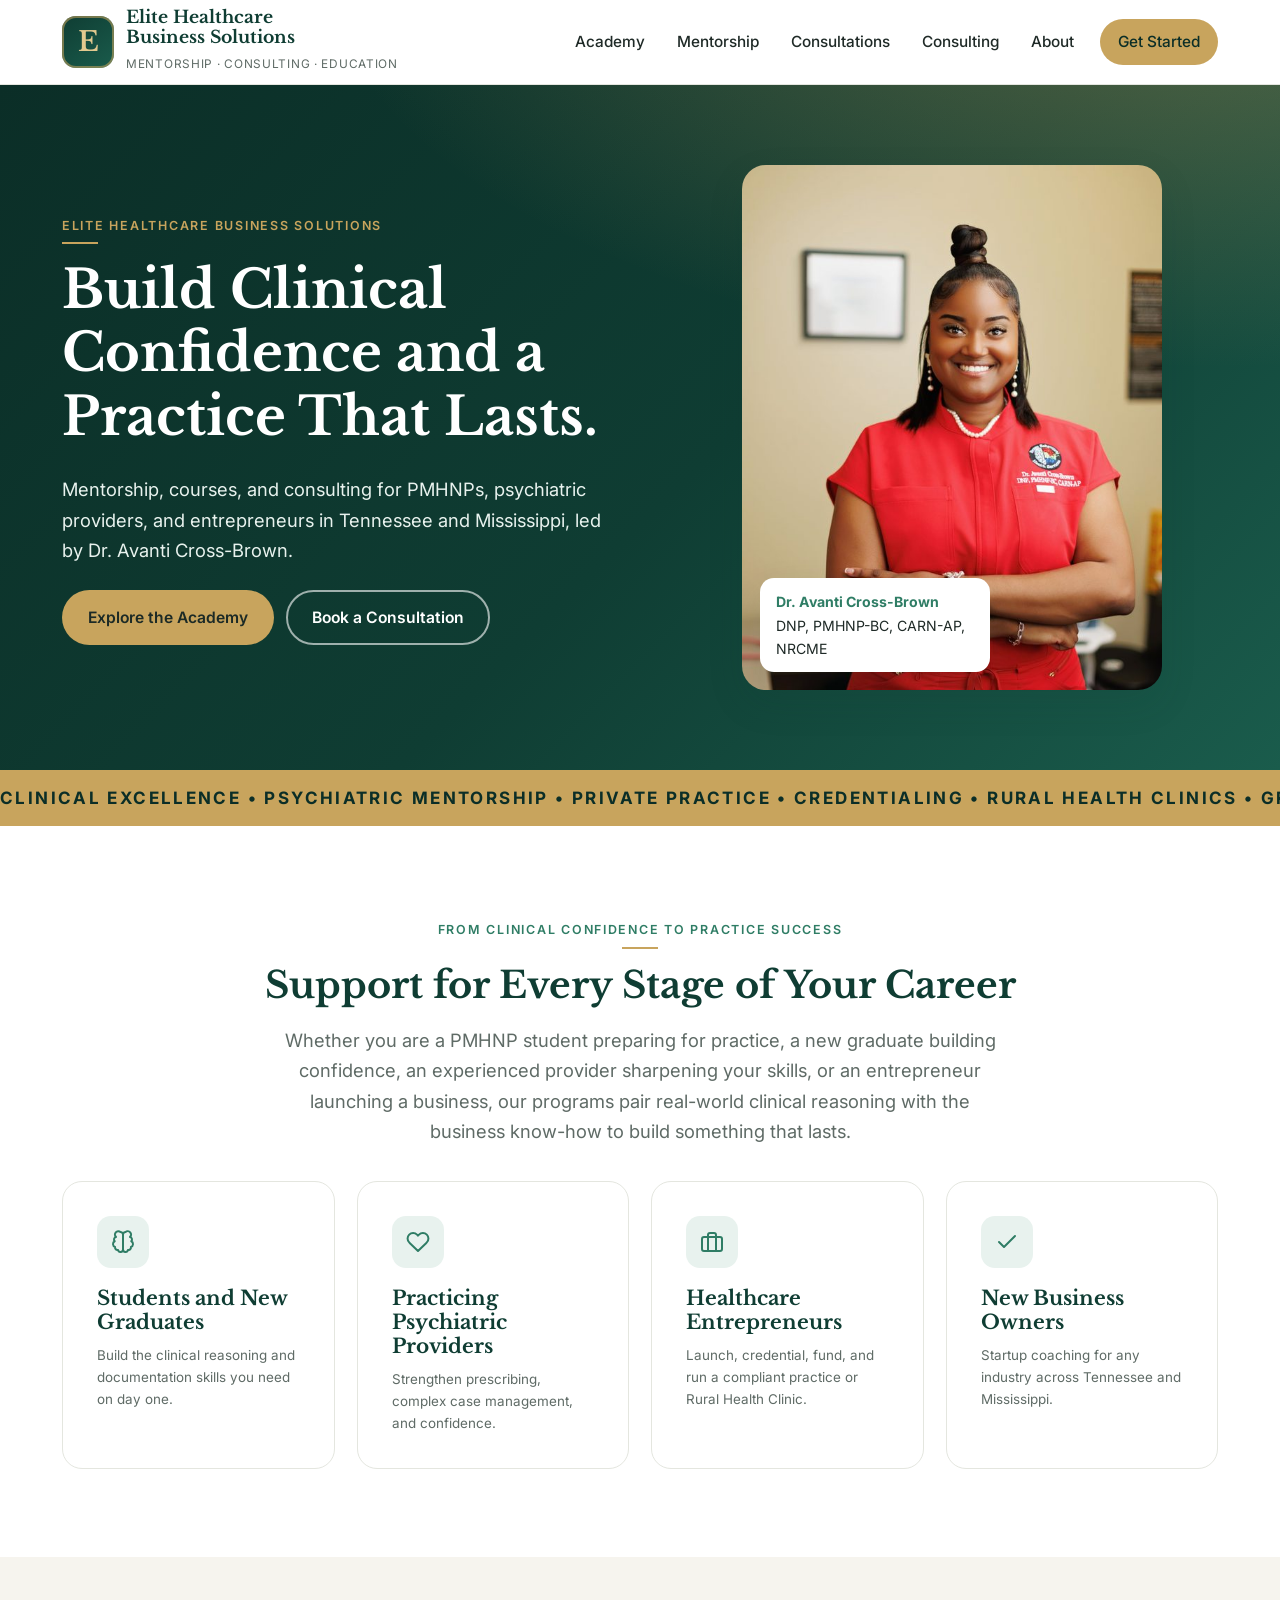
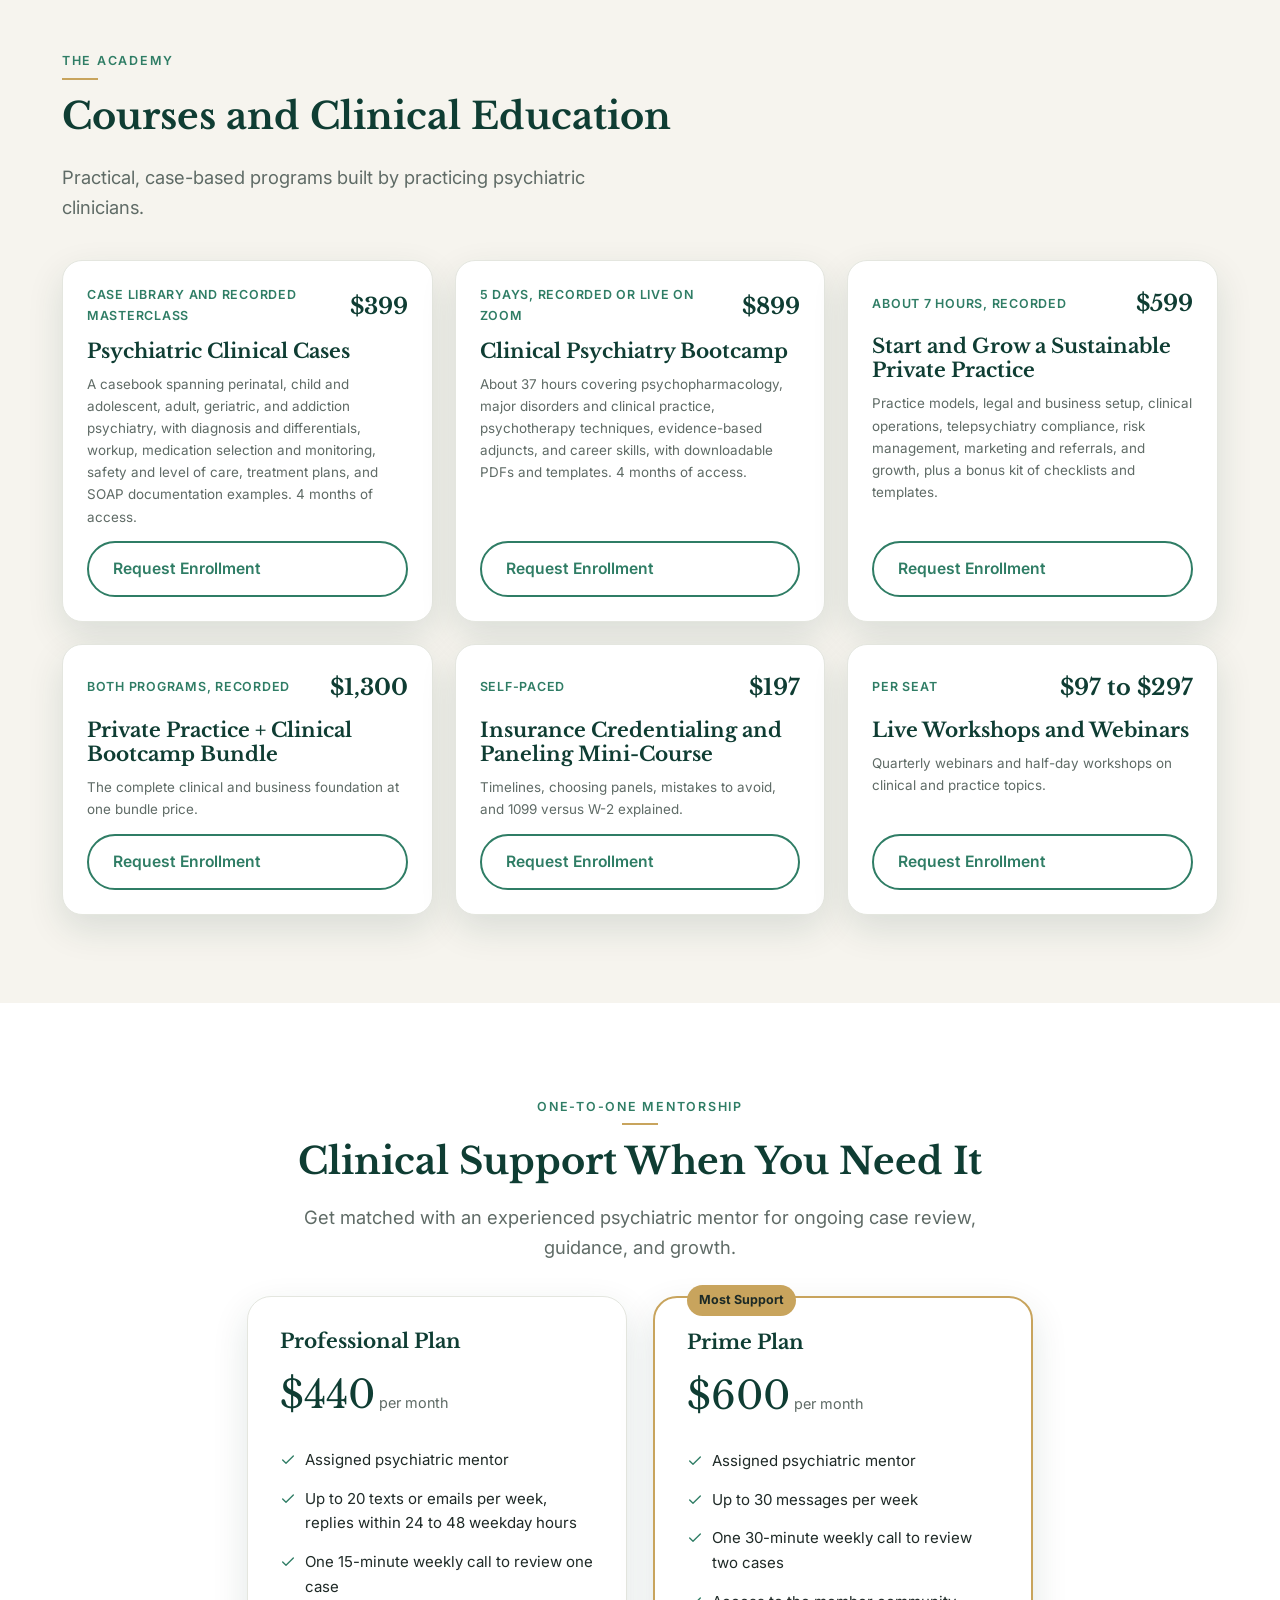
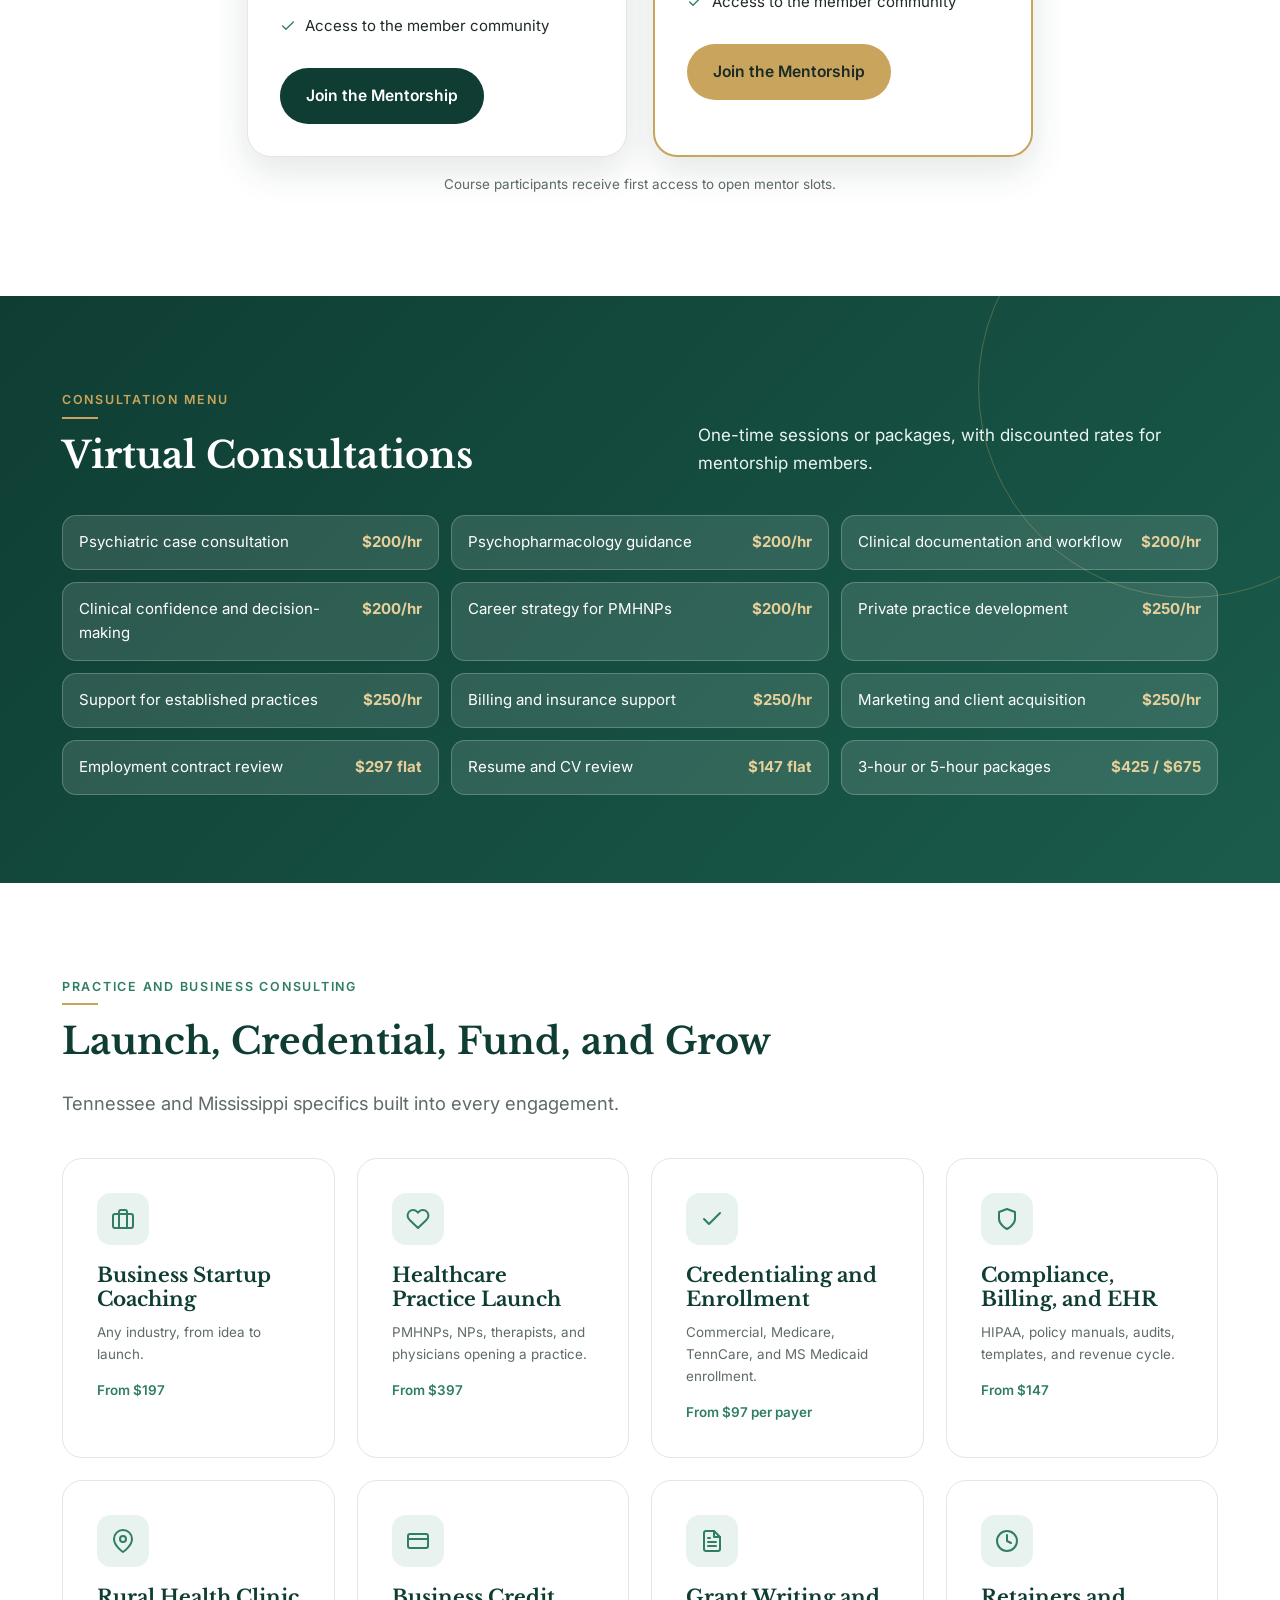
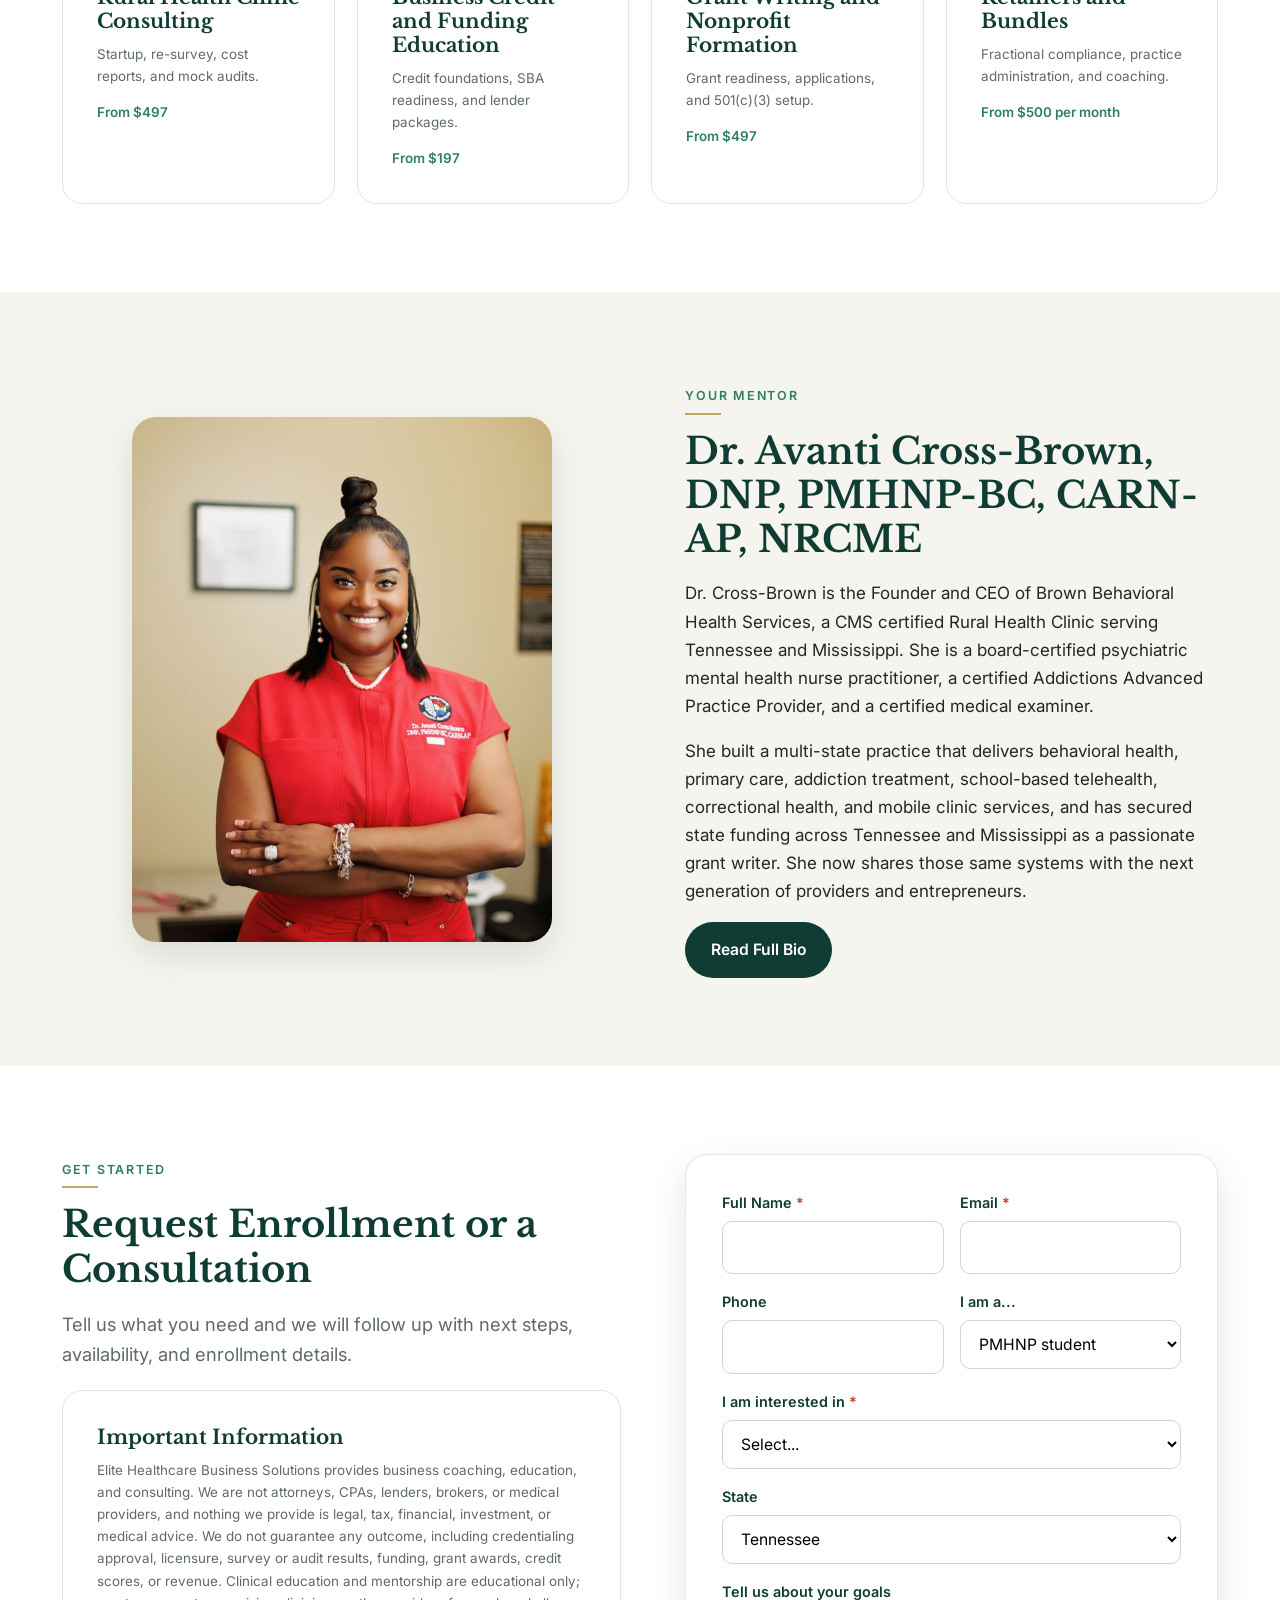
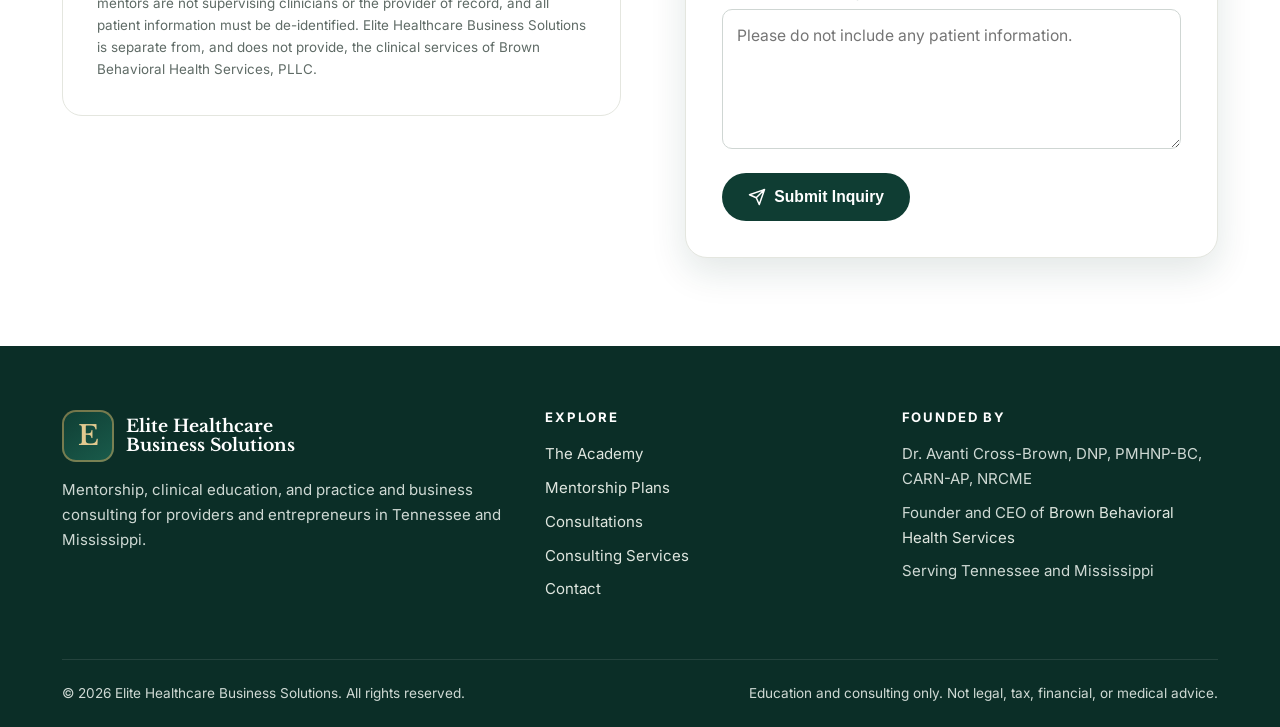
<file: index.html>
<!DOCTYPE html>
<html lang="en"><head><meta charset="utf-8"><meta name="viewport" content="width=device-width, initial-scale=1">
<title>Elite Healthcare Business Solutions | Psychiatric Mentorship and Healthcare Consulting</title><meta name="description" content="Psychiatric mentorship, clinical courses, and practice launch, credentialing, RHC, grant, and business consulting for providers and entrepreneurs in Tennessee and Mississippi, led by Dr. Avanti Cross-Brown."><link rel="canonical" href="https://www.elitehealthbiz.com/">
<link rel="preconnect" href="https://fonts.googleapis.com"><link rel="preconnect" href="https://fonts.gstatic.com" crossorigin>
<link href="https://fonts.googleapis.com/css2?family=Inter:wght@400;500;600;700&family=Libre+Baskerville:wght@400;700&display=swap" rel="stylesheet">
<link rel="stylesheet" href="/assets/site.css"><link rel="stylesheet" href="/assets/elite.css">
<link rel="icon" href="data:image/svg+xml,<svg xmlns='http://www.w3.org/2000/svg' viewBox='0 0 64 64'><rect width='64' height='64' rx='14' fill='%230f3d33'/><text x='32' y='43' font-size='30' text-anchor='middle' fill='%23e2c98f' font-family='Georgia'>E</text></svg>">
</head><body>
<a class="skip" href="#main">Skip to content</a>
<header class="site"><div class="wrap">
 <a class="brand" href="/"><span class="emark">E</span><span><b>Elite Healthcare<br>Business Solutions</b><small>Mentorship &middot; Consulting &middot; Education</small></span></a>
 <button class="burger" aria-label="Open menu" aria-expanded="false"><span></span><span></span><span></span></button>
 <nav class="main" aria-label="Main"><ul>
  <li><a href="/#academy">Academy</a></li><li><a href="/#mentorship">Mentorship</a></li><li><a href="/#consultations">Consultations</a></li><li><a href="/#services">Consulting</a></li><li><a href="/#about">About</a></li>
  <li class="cta"><a href="/#inquire">Get Started</a></li></ul></nav>
</div></header>
<main id="main">

<div class="ehbs">
<section class="mhero"><div class="wrap split" style="align-items:center">
<div><span class="eyebrow gold">Elite Healthcare Business Solutions</span>
<h1>Build Clinical Confidence and a Practice That Lasts.</h1>
<p>Mentorship, courses, and consulting for PMHNPs, psychiatric providers, and entrepreneurs in Tennessee and Mississippi, led by Dr. Avanti Cross-Brown.</p>
<div class="actions" style="display:flex;gap:12px;flex-wrap:wrap;margin-top:24px"><a class="btn btn-gold" href="#academy">Explore the Academy</a><a class="btn btn-ghost" href="#inquire">Book a Consultation</a></div></div>
<div class="mphoto"><img src="/images/dr-avanti-cross-brown.jpg" alt="Dr. Avanti Cross-Brown"><div class="badge-float"><b>Dr. Avanti Cross-Brown</b>DNP, PMHNP-BC, CARN-AP, NRCME</div></div>
</div></section>
<div class="marquee" aria-hidden="true"><div>Clinical Excellence &bull; Psychiatric Mentorship &bull; Private Practice &bull; Credentialing &bull; Rural Health Clinics &bull; Grants and Funding &bull; Business Startup Coaching &bull; Clinical Excellence &bull; Psychiatric Mentorship &bull; Private Practice &bull; Credentialing &bull; Rural Health Clinics &bull; Grants and Funding &bull; Business Startup Coaching &bull; Clinical Excellence &bull; Psychiatric Mentorship &bull; Private Practice &bull; Credentialing &bull; Rural Health Clinics &bull; Grants and Funding &bull; Business Startup Coaching &bull; </div></div>

<section><div class="wrap center" style="max-width:900px"><span class="eyebrow">From Clinical Confidence to Practice Success</span><h2>Support for Every Stage of Your Career</h2>
<p class="lead">Whether you are a PMHNP student preparing for practice, a new graduate building confidence, an experienced provider sharpening your skills, or an entrepreneur launching a business, our programs pair real-world clinical reasoning with the business know-how to build something that lasts.</p></div>
<div class="wrap"><div class="cards" style="margin-top:34px">
<div class="panel reveal"><div class="icw"><div class="ci"><svg width="24" height="24" viewBox="0 0 24 24" fill="none" stroke="currentColor" stroke-width="2" stroke-linecap="round" stroke-linejoin="round" aria-hidden="true"><path d="M9.5 2A2.5 2.5 0 0 1 12 4.5v15a2.5 2.5 0 0 1-4.96.44 2.5 2.5 0 0 1-2.96-3.08 3 3 0 0 1-.34-5.58 2.5 2.5 0 0 1 1.32-4.24A2.5 2.5 0 0 1 9.5 2z"/><path d="M14.5 2A2.5 2.5 0 0 0 12 4.5v15a2.5 2.5 0 0 0 4.96.44 2.5 2.5 0 0 0 2.96-3.08 3 3 0 0 0 .34-5.58 2.5 2.5 0 0 0-1.32-4.24A2.5 2.5 0 0 0 14.5 2z"/></svg></div></div><h3>Students and New Graduates</h3><p class="note" style="margin:0">Build the clinical reasoning and documentation skills you need on day one.</p></div>
<div class="panel reveal"><div class="icw"><div class="ci"><svg width="24" height="24" viewBox="0 0 24 24" fill="none" stroke="currentColor" stroke-width="2" stroke-linecap="round" stroke-linejoin="round" aria-hidden="true"><path d="M20.8 4.6a5.5 5.5 0 0 0-7.8 0L12 5.7l-1-1.1a5.5 5.5 0 0 0-7.8 7.8l1 1.1L12 21l7.8-7.5 1-1.1a5.5 5.5 0 0 0 0-7.8z"/></svg></div></div><h3>Practicing Psychiatric Providers</h3><p class="note" style="margin:0">Strengthen prescribing, complex case management, and confidence.</p></div>
<div class="panel reveal"><div class="icw"><div class="ci"><svg width="24" height="24" viewBox="0 0 24 24" fill="none" stroke="currentColor" stroke-width="2" stroke-linecap="round" stroke-linejoin="round" aria-hidden="true"><rect x="2" y="7" width="20" height="14" rx="2"/><path d="M16 21V5a2 2 0 0 0-2-2h-4a2 2 0 0 0-2 2v16"/></svg></div></div><h3>Healthcare Entrepreneurs</h3><p class="note" style="margin:0">Launch, credential, fund, and run a compliant practice or Rural Health Clinic.</p></div>
<div class="panel reveal"><div class="icw"><div class="ci"><svg width="24" height="24" viewBox="0 0 24 24" fill="none" stroke="currentColor" stroke-width="2" stroke-linecap="round" stroke-linejoin="round" aria-hidden="true"><path d="M20 6 9 17l-5-5"/></svg></div></div><h3>New Business Owners</h3><p class="note" style="margin:0">Startup coaching for any industry across Tennessee and Mississippi.</p></div>
</div></div></section>

<section class="mist" id="academy"><div class="wrap">
<div class="sec-head"><div><span class="eyebrow">The Academy</span><h2 style="margin:0">Courses and Clinical Education</h2></div><p class="lead">Practical, case-based programs built by practicing psychiatric clinicians.</p></div>
<div class="mgrid"><div class="mcard reveal"><div class="mtop"><span>Case library and recorded masterclass</span><b>$399</b></div><h3>Psychiatric Clinical Cases</h3><p class="note">A casebook spanning perinatal, child and adolescent, adult, geriatric, and addiction psychiatry, with diagnosis and differentials, workup, medication selection and monitoring, safety and level of care, treatment plans, and SOAP documentation examples. 4 months of access.</p><a class="btn btn-outline" href="#inquire">Request Enrollment</a></div><div class="mcard reveal"><div class="mtop"><span>5 days, recorded or live on Zoom</span><b>$899</b></div><h3>Clinical Psychiatry Bootcamp</h3><p class="note">About 37 hours covering psychopharmacology, major disorders and clinical practice, psychotherapy techniques, evidence-based adjuncts, and career skills, with downloadable PDFs and templates. 4 months of access.</p><a class="btn btn-outline" href="#inquire">Request Enrollment</a></div><div class="mcard reveal"><div class="mtop"><span>About 7 hours, recorded</span><b>$599</b></div><h3>Start and Grow a Sustainable Private Practice</h3><p class="note">Practice models, legal and business setup, clinical operations, telepsychiatry compliance, risk management, marketing and referrals, and growth, plus a bonus kit of checklists and templates.</p><a class="btn btn-outline" href="#inquire">Request Enrollment</a></div><div class="mcard reveal"><div class="mtop"><span>Both programs, recorded</span><b>$1,300</b></div><h3>Private Practice + Clinical Bootcamp Bundle</h3><p class="note">The complete clinical and business foundation at one bundle price.</p><a class="btn btn-outline" href="#inquire">Request Enrollment</a></div><div class="mcard reveal"><div class="mtop"><span>Self-paced</span><b>$197</b></div><h3>Insurance Credentialing and Paneling Mini-Course</h3><p class="note">Timelines, choosing panels, mistakes to avoid, and 1099 versus W-2 explained.</p><a class="btn btn-outline" href="#inquire">Request Enrollment</a></div><div class="mcard reveal"><div class="mtop"><span>Per seat</span><b>$97 to $297</b></div><h3>Live Workshops and Webinars</h3><p class="note">Quarterly webinars and half-day workshops on clinical and practice topics.</p><a class="btn btn-outline" href="#inquire">Request Enrollment</a></div></div></div></section>

<section id="mentorship"><div class="wrap">
<div class="center"><span class="eyebrow">One-to-One Mentorship</span><h2>Clinical Support When You Need It</h2><p class="lead" style="max-width:720px;margin:0 auto">Get matched with an experienced psychiatric mentor for ongoing case review, guidance, and growth.</p></div>
<div class="mplans"><div class="mplan reveal"><h3>Professional Plan</h3><div class="price">$440<small> per month</small></div><ul><li><svg width="16" height="16" viewBox="0 0 24 24" fill="none" stroke="currentColor" stroke-width="2" stroke-linecap="round" stroke-linejoin="round" aria-hidden="true"><path d="M20 6 9 17l-5-5"/></svg><span>Assigned psychiatric mentor</span></li><li><svg width="16" height="16" viewBox="0 0 24 24" fill="none" stroke="currentColor" stroke-width="2" stroke-linecap="round" stroke-linejoin="round" aria-hidden="true"><path d="M20 6 9 17l-5-5"/></svg><span>Up to 20 texts or emails per week, replies within 24 to 48 weekday hours</span></li><li><svg width="16" height="16" viewBox="0 0 24 24" fill="none" stroke="currentColor" stroke-width="2" stroke-linecap="round" stroke-linejoin="round" aria-hidden="true"><path d="M20 6 9 17l-5-5"/></svg><span>One 15-minute weekly call to review one case</span></li><li><svg width="16" height="16" viewBox="0 0 24 24" fill="none" stroke="currentColor" stroke-width="2" stroke-linecap="round" stroke-linejoin="round" aria-hidden="true"><path d="M20 6 9 17l-5-5"/></svg><span>Access to the member community</span></li></ul><a class="btn btn-teal" href="#inquire">Join the Mentorship</a></div><div class="mplan feat reveal"><span class=badge>Most Support</span><h3>Prime Plan</h3><div class="price">$600<small> per month</small></div><ul><li><svg width="16" height="16" viewBox="0 0 24 24" fill="none" stroke="currentColor" stroke-width="2" stroke-linecap="round" stroke-linejoin="round" aria-hidden="true"><path d="M20 6 9 17l-5-5"/></svg><span>Assigned psychiatric mentor</span></li><li><svg width="16" height="16" viewBox="0 0 24 24" fill="none" stroke="currentColor" stroke-width="2" stroke-linecap="round" stroke-linejoin="round" aria-hidden="true"><path d="M20 6 9 17l-5-5"/></svg><span>Up to 30 messages per week</span></li><li><svg width="16" height="16" viewBox="0 0 24 24" fill="none" stroke="currentColor" stroke-width="2" stroke-linecap="round" stroke-linejoin="round" aria-hidden="true"><path d="M20 6 9 17l-5-5"/></svg><span>One 30-minute weekly call to review two cases</span></li><li><svg width="16" height="16" viewBox="0 0 24 24" fill="none" stroke="currentColor" stroke-width="2" stroke-linecap="round" stroke-linejoin="round" aria-hidden="true"><path d="M20 6 9 17l-5-5"/></svg><span>Access to the member community</span></li></ul><a class="btn btn-gold" href="#inquire">Join the Mentorship</a></div></div>
<p class="note center" style="margin-top:16px">Course participants receive first access to open mentor slots.</p></div></section>

<section class="band" id="consultations"><div class="wrap" style="position:relative">
<div class="sec-head"><div><span class="eyebrow gold">Consultation Menu</span><h2 style="margin:0">Virtual Consultations</h2></div><p style="color:#eaf6f3;margin:0;max-width:520px">One-time sessions or packages, with discounted rates for mentorship members.</p></div>
<div class="cmenu"><div><span>Psychiatric case consultation</span><b>$200/hr</b></div><div><span>Psychopharmacology guidance</span><b>$200/hr</b></div><div><span>Clinical documentation and workflow</span><b>$200/hr</b></div><div><span>Clinical confidence and decision-making</span><b>$200/hr</b></div><div><span>Career strategy for PMHNPs</span><b>$200/hr</b></div><div><span>Private practice development</span><b>$250/hr</b></div><div><span>Support for established practices</span><b>$250/hr</b></div><div><span>Billing and insurance support</span><b>$250/hr</b></div><div><span>Marketing and client acquisition</span><b>$250/hr</b></div><div><span>Employment contract review</span><b>$297 flat</b></div><div><span>Resume and CV review</span><b>$147 flat</b></div><div><span>3-hour or 5-hour packages</span><b>$425 / $675</b></div></div></div></section>

<section id="services"><div class="wrap">
<div class="sec-head"><div><span class="eyebrow">Practice and Business Consulting</span><h2 style="margin:0">Launch, Credential, Fund, and Grow</h2></div><p class="lead">Tennessee and Mississippi specifics built into every engagement.</p></div>
<div class="cards"><div class="panel reveal"><div class="icw"><div class="ci"><svg width="24" height="24" viewBox="0 0 24 24" fill="none" stroke="currentColor" stroke-width="2" stroke-linecap="round" stroke-linejoin="round" aria-hidden="true"><rect x="2" y="7" width="20" height="14" rx="2"/><path d="M16 21V5a2 2 0 0 0-2-2h-4a2 2 0 0 0-2 2v16"/></svg></div></div><h3>Business Startup Coaching</h3><p class="note">Any industry, from idea to launch.</p><p class="aka" style="margin:0">From $197</p></div><div class="panel reveal"><div class="icw"><div class="ci"><svg width="24" height="24" viewBox="0 0 24 24" fill="none" stroke="currentColor" stroke-width="2" stroke-linecap="round" stroke-linejoin="round" aria-hidden="true"><path d="M20.8 4.6a5.5 5.5 0 0 0-7.8 0L12 5.7l-1-1.1a5.5 5.5 0 0 0-7.8 7.8l1 1.1L12 21l7.8-7.5 1-1.1a5.5 5.5 0 0 0 0-7.8z"/></svg></div></div><h3>Healthcare Practice Launch</h3><p class="note">PMHNPs, NPs, therapists, and physicians opening a practice.</p><p class="aka" style="margin:0">From $397</p></div><div class="panel reveal"><div class="icw"><div class="ci"><svg width="24" height="24" viewBox="0 0 24 24" fill="none" stroke="currentColor" stroke-width="2" stroke-linecap="round" stroke-linejoin="round" aria-hidden="true"><path d="M20 6 9 17l-5-5"/></svg></div></div><h3>Credentialing and Enrollment</h3><p class="note">Commercial, Medicare, TennCare, and MS Medicaid enrollment.</p><p class="aka" style="margin:0">From $97 per payer</p></div><div class="panel reveal"><div class="icw"><div class="ci"><svg width="24" height="24" viewBox="0 0 24 24" fill="none" stroke="currentColor" stroke-width="2" stroke-linecap="round" stroke-linejoin="round" aria-hidden="true"><path d="M12 22s8-4 8-10V5l-8-3-8 3v7c0 6 8 10 8 10z"/></svg></div></div><h3>Compliance, Billing, and EHR</h3><p class="note">HIPAA, policy manuals, audits, templates, and revenue cycle.</p><p class="aka" style="margin:0">From $147</p></div><div class="panel reveal"><div class="icw"><div class="ci"><svg width="24" height="24" viewBox="0 0 24 24" fill="none" stroke="currentColor" stroke-width="2" stroke-linecap="round" stroke-linejoin="round" aria-hidden="true"><path d="M21 10c0 7-9 13-9 13s-9-6-9-13a9 9 0 0 1 18 0z"/><circle cx="12" cy="10" r="3"/></svg></div></div><h3>Rural Health Clinic Consulting</h3><p class="note">Startup, re-survey, cost reports, and mock audits.</p><p class="aka" style="margin:0">From $497</p></div><div class="panel reveal"><div class="icw"><div class="ci"><svg width="24" height="24" viewBox="0 0 24 24" fill="none" stroke="currentColor" stroke-width="2" stroke-linecap="round" stroke-linejoin="round" aria-hidden="true"><rect x="2" y="5" width="20" height="14" rx="2"/><path d="M2 10h20"/></svg></div></div><h3>Business Credit and Funding Education</h3><p class="note">Credit foundations, SBA readiness, and lender packages.</p><p class="aka" style="margin:0">From $197</p></div><div class="panel reveal"><div class="icw"><div class="ci"><svg width="24" height="24" viewBox="0 0 24 24" fill="none" stroke="currentColor" stroke-width="2" stroke-linecap="round" stroke-linejoin="round" aria-hidden="true"><path d="M14 2H6a2 2 0 0 0-2 2v16a2 2 0 0 0 2 2h12a2 2 0 0 0 2-2V8z"/><path d="M14 2v6h6M16 13H8M16 17H8M10 9H8"/></svg></div></div><h3>Grant Writing and Nonprofit Formation</h3><p class="note">Grant readiness, applications, and 501(c)(3) setup.</p><p class="aka" style="margin:0">From $497</p></div><div class="panel reveal"><div class="icw"><div class="ci"><svg width="24" height="24" viewBox="0 0 24 24" fill="none" stroke="currentColor" stroke-width="2" stroke-linecap="round" stroke-linejoin="round" aria-hidden="true"><circle cx="12" cy="12" r="10"/><path d="M12 6v6l4 2"/></svg></div></div><h3>Retainers and Bundles</h3><p class="note">Fractional compliance, practice administration, and coaching.</p><p class="aka" style="margin:0">From $500 per month</p></div></div>
</div></section>

<section class="mist" id="about"><div class="wrap split" style="align-items:center">
<div class="mphoto"><img src="/images/dr-avanti-cross-brown.jpg" alt="Dr. Avanti Cross-Brown" loading="lazy"></div>
<div><span class="eyebrow">Your Mentor</span><h2>Dr. Avanti Cross-Brown, DNP, PMHNP-BC, CARN-AP, NRCME</h2>
<p>Dr. Cross-Brown is the Founder and CEO of Brown Behavioral Health Services, a CMS certified Rural Health Clinic serving Tennessee and Mississippi. She is a board-certified psychiatric mental health nurse practitioner, a certified Addictions Advanced Practice Provider, and a certified medical examiner.</p>
<p>She built a multi-state practice that delivers behavioral health, primary care, addiction treatment, school-based telehealth, correctional health, and mobile clinic services, and has secured state funding across Tennessee and Mississippi as a passionate grant writer. She now shares those same systems with the next generation of providers and entrepreneurs.</p>
<a class="btn btn-teal" href="https://www.brownbehavioral.com/behavioral-health-care-meet-our-professionals/" target="_blank" rel="noopener">Read Full Bio</a></div>
</div></section>

<section id="inquire"><div class="wrap split" style="align-items:start">
<div><span class="eyebrow">Get Started</span><h2>Request Enrollment or a Consultation</h2><p class="lead">Tell us what you need and we will follow up with next steps, availability, and enrollment details.</p>
<div class="panel" style="margin-top:20px"><h3>Important Information</h3><p class="note" style="margin:0">Elite Healthcare Business Solutions provides business coaching, education, and consulting. We are not attorneys, CPAs, lenders, brokers, or medical providers, and nothing we provide is legal, tax, financial, investment, or medical advice. We do not guarantee any outcome, including credentialing approval, licensure, survey or audit results, funding, grant awards, credit scores, or revenue. Clinical education and mentorship are educational only; mentors are not supervising clinicians or the provider of record, and all patient information must be de-identified. Elite Healthcare Business Solutions is separate from, and does not provide, the clinical services of Brown Behavioral Health Services, PLLC.</p></div></div>
<div class="formcard"><form action="https://formsubmit.co/contact@brownbehavioral.com" method="POST">
<input type="hidden" name="_subject" value="New inquiry from elitehealthbiz.com"><input type="hidden" name="_template" value="table"><input type="hidden" name="_next" value="https://www.elitehealthbiz.com/thank-you/"><input type="text" name="_honey" style="display:none" tabindex="-1" autocomplete="off">
<div class="row"><div><label for="m1">Full Name <span class="req">*</span></label><input id="m1" name="Full_Name" required></div><div><label for="m2">Email <span class="req">*</span></label><input id="m2" type="email" name="Email" required></div></div>
<div class="row"><div><label for="m3">Phone</label><input id="m3" type="tel" name="Phone"></div><div><label for="m4">I am a...</label><select id="m4" name="Role"><option>PMHNP student</option><option>New graduate PMHNP</option><option>Practicing PMHNP or psychiatric provider</option><option>Nurse practitioner (other specialty)</option><option>Therapist or counselor</option><option>Physician</option><option>Clinic owner or administrator</option><option>New business owner (non-healthcare)</option><option>Nonprofit leader</option><option>Other</option></select></div></div>
<label for="m5">I am interested in <span class="req">*</span></label><select id="m5" name="Interest" required><option value="">Select...</option><option>Psychiatric Clinical Cases</option><option>Clinical Psychiatry Bootcamp</option><option>Start and Grow a Private Practice course</option><option>Course bundle</option><option>Credentialing mini-course</option><option>Mentorship: Professional Plan</option><option>Mentorship: Prime Plan</option><option>Virtual consultation</option><option>Business startup coaching</option><option>Healthcare practice launch</option><option>Credentialing and enrollment services</option><option>Compliance, billing, or EHR</option><option>Rural Health Clinic consulting</option><option>Business credit and funding education</option><option>Grant writing or nonprofit formation</option><option>Retainer or bundle</option></select>
<label for="m6">State</label><select id="m6" name="State"><option>Tennessee</option><option>Mississippi</option><option>Other</option></select>
<label for="m7">Tell us about your goals</label><textarea id="m7" name="Message" placeholder="Please do not include any patient information."></textarea>
<button class="btn btn-teal" type="submit"><svg width="18" height="18" viewBox="0 0 24 24" fill="none" stroke="currentColor" stroke-width="2" stroke-linecap="round" stroke-linejoin="round" aria-hidden="true"><path d="M22 2 11 13M22 2l-7 20-4-9-9-4 20-7z"/></svg> Submit Inquiry</button></form></div>
</div></section>
</div>
</main>
<footer class="site"><div class="wrap">
 <div class="fgrid" style="grid-template-columns:1.4fr 1fr 1fr">
  <div><a class="brand" href="/" style="color:#fff"><span class="emark">E</span><span><b style="color:#fff">Elite Healthcare<br>Business Solutions</b></span></a>
   <p style="margin-top:16px">Mentorship, clinical education, and practice and business consulting for providers and entrepreneurs in Tennessee and Mississippi.</p></div>
  <div><h4>Explore</h4><ul><li><a href="/#academy">The Academy</a></li><li><a href="/#mentorship">Mentorship Plans</a></li><li><a href="/#consultations">Consultations</a></li><li><a href="/#services">Consulting Services</a></li><li><a href="/#inquire">Contact</a></li></ul></div>
  <div><h4>Founded By</h4><ul><li>Dr. Avanti Cross-Brown, DNP, PMHNP-BC, CARN-AP, NRCME</li><li>Founder and CEO of <a href="https://www.brownbehavioral.com" target="_blank" rel="noopener">Brown Behavioral Health Services</a></li><li>Serving Tennessee and Mississippi</li></ul></div>
 </div>
 <div class="bottom"><span>&copy; <span id="yr">2026</span> Elite Healthcare Business Solutions. All rights reserved.</span><span>Education and consulting only. Not legal, tax, financial, or medical advice.</span></div>
</div></footer>
<script src="/assets/site.js"></script></body></html>
</file>
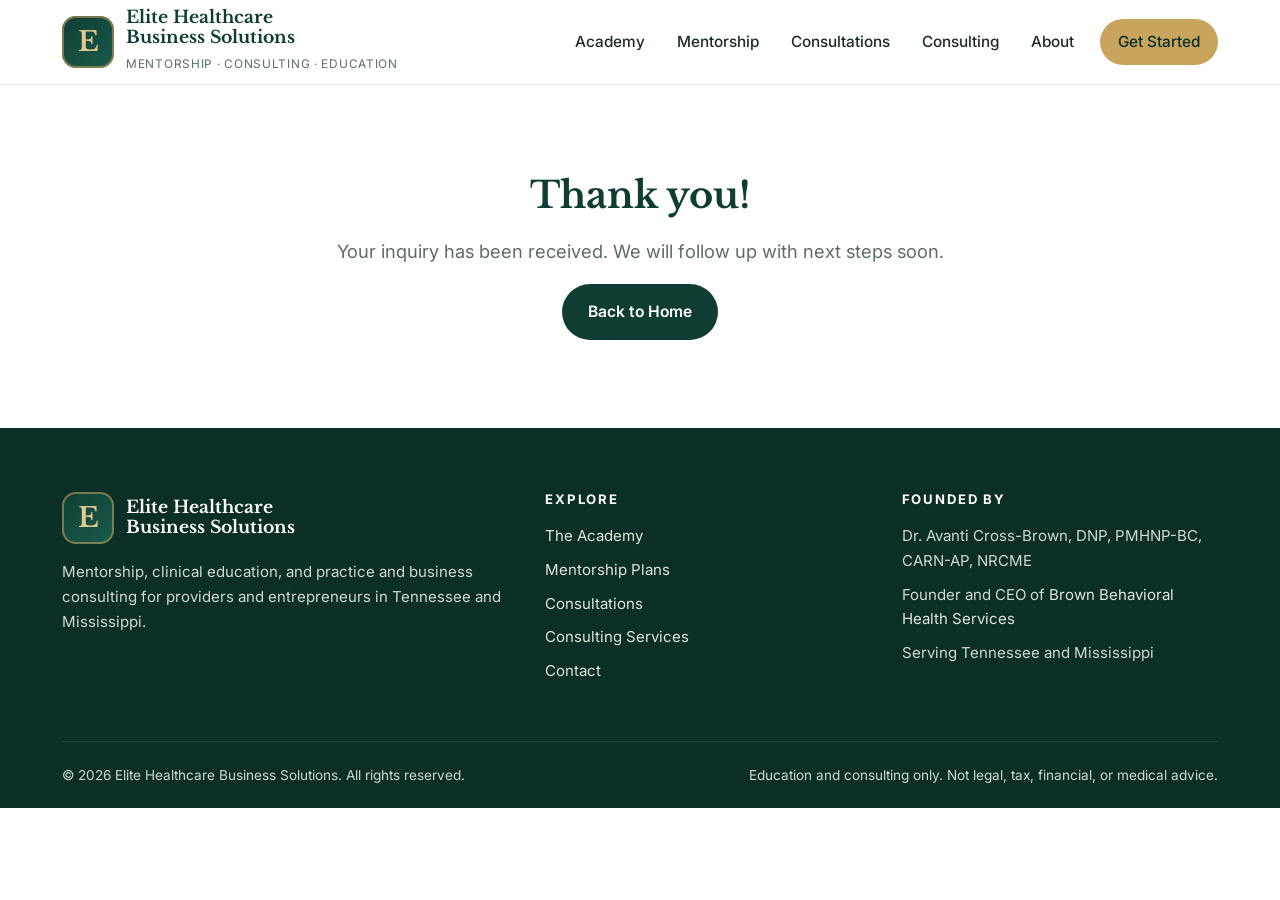
<file: thank-you/index.html>
<!DOCTYPE html>
<html lang="en"><head><meta charset="utf-8"><meta name="viewport" content="width=device-width, initial-scale=1">
<title>Thank You | Elite Healthcare Business Solutions</title><meta name="description" content="Thank you."><link rel="canonical" href="https://www.elitehealthbiz.com/thank-you/">
<link rel="preconnect" href="https://fonts.googleapis.com"><link rel="preconnect" href="https://fonts.gstatic.com" crossorigin>
<link href="https://fonts.googleapis.com/css2?family=Inter:wght@400;500;600;700&family=Libre+Baskerville:wght@400;700&display=swap" rel="stylesheet">
<link rel="stylesheet" href="/assets/site.css"><link rel="stylesheet" href="/assets/elite.css">
<link rel="icon" href="data:image/svg+xml,<svg xmlns='http://www.w3.org/2000/svg' viewBox='0 0 64 64'><rect width='64' height='64' rx='14' fill='%230f3d33'/><text x='32' y='43' font-size='30' text-anchor='middle' fill='%23e2c98f' font-family='Georgia'>E</text></svg>">
</head><body>
<a class="skip" href="#main">Skip to content</a>
<header class="site"><div class="wrap">
 <a class="brand" href="/"><span class="emark">E</span><span><b>Elite Healthcare<br>Business Solutions</b><small>Mentorship &middot; Consulting &middot; Education</small></span></a>
 <button class="burger" aria-label="Open menu" aria-expanded="false"><span></span><span></span><span></span></button>
 <nav class="main" aria-label="Main"><ul>
  <li><a href="/#academy">Academy</a></li><li><a href="/#mentorship">Mentorship</a></li><li><a href="/#consultations">Consultations</a></li><li><a href="/#services">Consulting</a></li><li><a href="/#about">About</a></li>
  <li class="cta"><a href="/#inquire">Get Started</a></li></ul></nav>
</div></header>
<main id="main"><section><div class="wrap center" style="max-width:700px"><h2>Thank you!</h2><p class="lead">Your inquiry has been received. We will follow up with next steps soon.</p><a class="btn btn-teal" href="/">Back to Home</a></div></section></main>
<footer class="site"><div class="wrap">
 <div class="fgrid" style="grid-template-columns:1.4fr 1fr 1fr">
  <div><a class="brand" href="/" style="color:#fff"><span class="emark">E</span><span><b style="color:#fff">Elite Healthcare<br>Business Solutions</b></span></a>
   <p style="margin-top:16px">Mentorship, clinical education, and practice and business consulting for providers and entrepreneurs in Tennessee and Mississippi.</p></div>
  <div><h4>Explore</h4><ul><li><a href="/#academy">The Academy</a></li><li><a href="/#mentorship">Mentorship Plans</a></li><li><a href="/#consultations">Consultations</a></li><li><a href="/#services">Consulting Services</a></li><li><a href="/#inquire">Contact</a></li></ul></div>
  <div><h4>Founded By</h4><ul><li>Dr. Avanti Cross-Brown, DNP, PMHNP-BC, CARN-AP, NRCME</li><li>Founder and CEO of <a href="https://www.brownbehavioral.com" target="_blank" rel="noopener">Brown Behavioral Health Services</a></li><li>Serving Tennessee and Mississippi</li></ul></div>
 </div>
 <div class="bottom"><span>&copy; <span id="yr">2026</span> Elite Healthcare Business Solutions. All rights reserved.</span><span>Education and consulting only. Not legal, tax, financial, or medical advice.</span></div>
</div></footer>
<script src="/assets/site.js"></script></body></html>
</file>
<file: assets/site.css>
/* Brown Behavioral Health Services - site styles */
:root{
  --ink:#1f2a27; --muted:#5f6b66; --deep:#0f3d33; --deep2:#1a5c4c; --teal:#2f7d65; --teal-l:#e8f2ee;
  --gold:#c8a45d; --gold-l:#f8f1e1; --cream:#fbf8f1; --mist:#f6f4ee; --line:#e4e6df; --white:#fff;
  --radius:18px; --shadow:0 14px 36px rgba(15,61,51,.12); --max:1200px;
  --serif:"Libre Baskerville",Georgia,"Times New Roman",serif; --sans:"Inter",system-ui,-apple-system,"Segoe UI",Roboto,Arial,sans-serif;
}
*{box-sizing:border-box}
html{scroll-behavior:smooth}
body{margin:0;overflow-x:hidden;font-family:var(--sans);color:var(--ink);background:var(--white);line-height:1.65;font-size:17px;-webkit-font-smoothing:antialiased}
img{max-width:100%;display:block}
a{color:var(--teal)}
h1,h2,h3,h4{font-family:var(--serif);line-height:1.2;margin:0 0 .5em;color:var(--deep)}
h1{font-size:clamp(2rem,4.4vw,3.3rem)} h2{font-size:clamp(1.6rem,3vw,2.3rem)} h3{font-size:1.25rem}
p{margin:0 0 1em}
.wrap{max-width:var(--max);margin:0 auto;padding:0 22px}
.skip{position:absolute;left:-999px}.skip:focus{left:12px;top:12px;z-index:99;background:#fff;padding:10px}
.eyebrow{display:inline-block;font:600 .78rem/1 var(--sans);letter-spacing:.14em;text-transform:uppercase;color:var(--teal);margin-bottom:14px}
.eyebrow.gold{color:var(--gold)}
.lead{font-size:1.15rem;color:var(--muted)}
.btn{display:inline-flex;align-items:center;gap:8px;padding:13px 24px;border-radius:999px;font-weight:600;text-decoration:none;font-size:.98rem;transition:.2s;border:2px solid transparent;cursor:pointer}
.btn-gold{background:var(--gold);color:#1c2a26}.btn-gold:hover{background:#efbb63}
.btn-teal{background:var(--teal);color:#fff}.btn-teal:hover{background:var(--deep)}
.btn-ghost{border-color:rgba(255,255,255,.6);color:#fff}.btn-ghost:hover{background:rgba(255,255,255,.12)}
.btn-outline{border-color:var(--teal);color:var(--teal)}.btn-outline:hover{background:var(--teal);color:#fff}

/* top bar */
.topbar{background:#0b2e27;color:#e3f1ee;font-size:.86rem}
.topbar .wrap{display:flex;justify-content:space-between;align-items:center;gap:14px;padding-top:8px;padding-bottom:8px;flex-wrap:wrap}
.topbar a{color:#fff;text-decoration:none}.topbar a:hover{color:var(--gold)}
.topbar .tb-left,.topbar .tb-right{display:flex;gap:18px;align-items:center;flex-wrap:wrap}
.topbar .crisis{color:var(--gold);font-weight:600}

/* header */
header.site{position:sticky;top:0;z-index:50;background:rgba(255,255,255,.97);backdrop-filter:blur(8px);border-bottom:1px solid var(--line)}
header.site .wrap{display:flex;align-items:center;justify-content:space-between;gap:20px;height:84px}
.brand{display:flex;align-items:center;gap:12px;text-decoration:none;color:var(--deep)}
.brand img{width:58px;height:58px;border-radius:50%}
.brand b{font-family:var(--serif);font-size:1.08rem;display:block;line-height:1.15}
.brand small{font-size:.74rem;color:var(--muted);letter-spacing:.06em;text-transform:uppercase}
nav.main>ul{list-style:none;margin:0;padding:0;display:flex;gap:4px;align-items:center}
nav.main li{position:relative}
nav.main a,nav.main button.dd{display:block;padding:10px 14px;color:var(--ink);text-decoration:none;font-weight:500;font-size:.96rem;border-radius:10px;background:none;border:0;font-family:inherit;cursor:pointer}
nav.main a:hover,nav.main button.dd:hover,nav.main a.active{color:var(--teal);background:var(--teal-l)}
nav.main button.dd::after{content:"";display:inline-block;margin-left:7px;border:4px solid transparent;border-top-color:currentColor;transform:translateY(2px)}
nav.main .sub{position:absolute;top:100%;left:0;min-width:250px;background:#fff;border:1px solid var(--line);border-radius:14px;box-shadow:var(--shadow);padding:8px;list-style:none;margin:6px 0 0;opacity:0;visibility:hidden;transform:translateY(6px);transition:.18s}
nav.main li:hover>.sub,nav.main li:focus-within>.sub,nav.main li.open>.sub{opacity:1;visibility:visible;transform:none}
nav.main .sub a{padding:9px 12px;font-size:.93rem}
nav.main .cta a{background:var(--teal);color:#fff;padding:10px 18px;border-radius:999px;margin-left:8px}
nav.main .cta a:hover{background:var(--gold);color:var(--deep)}
.burger{display:none;background:none;border:0;padding:10px;cursor:pointer}
.burger span{display:block;width:26px;height:2px;background:var(--deep);margin:6px 0;transition:.2s}

/* hero */
.hero{position:relative;color:#fff;background:var(--deep);overflow:hidden}
.hero .slides{position:absolute;inset:0}
.hero .slides img{position:absolute;inset:0;width:100%;height:100%;object-fit:cover;opacity:0;transition:opacity 1.6s ease}
.hero .slides img.on{opacity:1}
.hero::after{content:"";position:absolute;inset:0;background:linear-gradient(100deg,rgba(11,46,39,.90) 0%,rgba(15,61,51,.70) 50%,rgba(47,125,101,.15) 100%)}
.hero .wrap{position:relative;z-index:2;padding-top:110px;padding-bottom:120px}
.hero h1{color:#fff;max-width:700px}
.hero p{font-size:1.2rem;max-width:560px;color:#dfe6df}
.hero .actions{display:flex;gap:12px;flex-wrap:wrap;margin-top:26px}
.hero .pill{display:inline-flex;gap:8px;align-items:center;background:rgba(200,164,93,.18);border:1px solid rgba(200,164,93,.5);color:#f3dfae;padding:6px 14px;border-radius:999px;font-size:.85rem;margin-bottom:22px}

/* page hero */
.phero{background:radial-gradient(1000px 380px at 92% -30%,rgba(200,164,93,.35),transparent),radial-gradient(900px 400px at 0% 120%,rgba(47,125,101,.55),transparent),var(--deep);color:#fff;padding:70px 0 64px}
.phero h1{color:#fff;margin:0}
.phero p{color:#dfe6df;max-width:680px;margin:14px 0 0;font-size:1.1rem}
.crumbs{font-size:.85rem;color:#9fc0b8;margin-bottom:12px}.crumbs a{color:#dfe6df;text-decoration:none}

/* quick links strip */
.quick{margin-top:-56px;position:relative;z-index:5}
.quick .grid{display:grid;grid-template-columns:repeat(4,1fr);gap:16px}
.qcard{background:#fff;border-radius:var(--radius);box-shadow:var(--shadow);padding:22px;text-decoration:none;color:var(--ink);display:flex;gap:14px;align-items:flex-start;border:1px solid var(--line);transition:.2s}
.qcard:hover{transform:translateY(-3px);border-color:var(--teal)}
.qcard .ic{flex:0 0 46px;height:46px;border-radius:12px;background:var(--teal-l);color:var(--teal);display:grid;place-items:center}
.qcard b{display:block;color:var(--deep);font-family:var(--serif)}
.qcard span{font-size:.88rem;color:var(--muted)}

section{padding:88px 0}
.alt{background:var(--cream)}
.center{text-align:center}.center .lead{max-width:720px;margin-left:auto;margin-right:auto}
.split{display:grid;grid-template-columns:1.05fr 1fr;gap:64px;align-items:center}
.split.rev{grid-template-columns:1fr 1.05fr}
.media{border-radius:24px;overflow:hidden;box-shadow:var(--shadow);position:relative}
.media.arch{border-radius:200px 200px 24px 24px;background:var(--teal-l)}
.badge-float{position:absolute;left:18px;bottom:18px;background:#fff;border-radius:14px;padding:12px 16px;box-shadow:var(--shadow);font-size:.88rem;max-width:230px}
.badge-float b{display:block;color:var(--teal)}

/* cards */
.cards{display:grid;grid-template-columns:repeat(4,1fr);gap:22px;margin-top:40px}
.cards.three{grid-template-columns:repeat(3,1fr)}
.card{background:#fff;border:1px solid var(--line);border-radius:var(--radius);overflow:hidden;display:flex;flex-direction:column;transition:.2s}
.card:hover{box-shadow:var(--shadow);transform:translateY(-3px)}
.card img{aspect-ratio:362/193;object-fit:cover;width:100%}
.card .body{padding:22px;display:flex;flex-direction:column;flex:1}
.card p{color:var(--muted);font-size:.95rem;flex:1}
.card a.more{font-weight:600;text-decoration:none}
.card a.more::after{content:" \2192"}

.svc{display:grid;grid-template-columns:repeat(2,1fr);gap:14px;list-style:none;padding:0;margin:0}
.svc li{display:flex;gap:12px;align-items:center;background:#fff;border:1px solid var(--line);border-radius:12px;padding:14px 16px;font-weight:500}
.svc li::before{content:"";flex:0 0 10px;height:10px;border-radius:50%;background:var(--gold)}
.svc li a{text-decoration:none;color:inherit}.svc li a:hover{color:var(--teal)}
.chips{display:flex;flex-wrap:wrap;gap:10px;margin:0;padding:0;list-style:none}
.chips li{background:var(--teal-l);color:var(--deep);padding:9px 16px;border-radius:999px;font-size:.93rem;font-weight:500}

.panel{background:#fff;border:1px solid var(--line);border-radius:20px;padding:34px}
.panel.deep{background:var(--deep);color:#dfe6df;border:0}.panel.deep h2,.panel.deep h3{color:#fff}
.panel.gold{background:var(--gold-l);border-color:#ecdcb4}
.two{display:grid;grid-template-columns:1fr 1fr;gap:24px}
.three{display:grid;grid-template-columns:repeat(3,1fr);gap:24px}

/* mission band */
.band{background:linear-gradient(135deg,var(--deep),var(--teal));color:#eaf6f3;position:relative;overflow:hidden}
.band::before{content:"";position:absolute;right:-120px;top:-120px;width:420px;height:420px;border-radius:50%;border:1px solid rgba(200,164,93,.35)}
.band h2{color:#fff}.band blockquote{font-family:var(--serif);font-size:clamp(1.15rem,2vw,1.45rem);line-height:1.6;margin:0;color:#f1f6f4}

/* team */
.team{display:grid;grid-template-columns:repeat(2,1fr);gap:26px;margin-top:36px}
.person{display:grid;grid-template-columns:190px 1fr;gap:24px;background:#fff;border:1px solid var(--line);border-radius:20px;padding:22px;align-items:start}
.person img{width:190px;height:250px;object-fit:cover;border-radius:14px}
.person h3{margin-bottom:4px}
.person .role{color:var(--teal);font-weight:600;font-size:.9rem;margin-bottom:4px}
.person .cred{color:var(--muted);font-size:.85rem;margin-bottom:12px}
.person p{font-size:.95rem;color:#334}
.person details summary{cursor:pointer;color:var(--teal);font-weight:600;font-size:.92rem;list-style:none}
.person details summary::-webkit-details-marker{display:none}
.person details[open] summary{margin-bottom:8px}
.tag{display:inline-block;background:var(--gold-l);color:#7a5a12;font-size:.78rem;font-weight:600;padding:4px 10px;border-radius:999px;margin-top:6px}

/* forms */
form .row{display:grid;grid-template-columns:1fr 1fr;gap:16px}
label{display:block;font-weight:600;font-size:.9rem;margin:0 0 6px;color:var(--deep)}
label .req{color:#b4441c}
input,textarea,select{width:100%;padding:13px 14px;border:1px solid #cfd6d3;border-radius:10px;font:inherit;font-size:.98rem;background:#fff;margin-bottom:16px}
input:focus,textarea:focus{outline:2px solid var(--teal);border-color:var(--teal)}
textarea{min-height:140px;resize:vertical}
.check{display:flex;gap:10px;align-items:flex-start;font-weight:400;font-size:.86rem;color:var(--muted)}
.check input{width:auto;margin:4px 0 0}
.note{font-size:.84rem;color:var(--muted)}
.alert{background:var(--gold-l);border-left:4px solid var(--gold);padding:14px 18px;border-radius:10px;font-size:.92rem}

.steps{counter-reset:s;list-style:none;padding:0;margin:0;display:grid;gap:14px}
.steps li{counter-increment:s;display:flex;gap:16px;align-items:flex-start;background:#fff;border:1px solid var(--line);border-radius:14px;padding:18px}
.steps li::before{content:counter(s);flex:0 0 38px;height:38px;border-radius:50%;background:var(--teal);color:#fff;display:grid;place-items:center;font-weight:700}
.code{font-family:ui-monospace,monospace;background:var(--gold-l);padding:3px 10px;border-radius:6px;font-weight:700;letter-spacing:.08em}

.prose h2{margin-top:1.6em;font-size:1.45rem}.prose h3{margin-top:1.3em}
.prose ul{padding-left:1.2em}.prose li{margin-bottom:6px}
.prose ul ul{margin-top:6px}

.map{border:0;width:100%;height:100%;min-height:320px;border-radius:20px}

/* crisis + footer */
.crisis-band{background:var(--gold-l);border-top:1px solid #ecdcb4;border-bottom:1px solid #ecdcb4}
.crisis-band .wrap{display:grid;grid-template-columns:auto 1fr;gap:26px;align-items:center;padding-top:26px;padding-bottom:26px}
.crisis-band .ic{width:54px;height:54px;border-radius:50%;background:var(--gold);display:grid;place-items:center;color:var(--deep)}
.crisis-band p{margin:0;font-size:.95rem}
.crisis-band .nums{grid-column:2;display:flex;gap:10px;flex-wrap:wrap}
.crisis-band .nums a{background:#fff;border:1px solid #e0cc98;color:var(--deep);text-decoration:none;padding:10px 16px;border-radius:12px;font-weight:700;font-size:.92rem;white-space:nowrap}
footer.site{background:#0b2e27;color:#cfe5e1;font-size:.94rem}
footer.site .wrap{padding-top:64px}
footer .fgrid{display:grid;grid-template-columns:1.4fr 1fr 1fr 1.2fr;gap:40px}
footer h4{color:#fff;font-family:var(--sans);font-size:.82rem;letter-spacing:.14em;text-transform:uppercase;margin-bottom:16px}
footer ul{list-style:none;padding:0;margin:0}footer li{margin-bottom:9px}
footer a{color:#dfe6df;text-decoration:none}footer a:hover{color:var(--gold)}
footer .social{display:flex;gap:10px;margin-top:16px}
footer .social a{width:40px;height:40px;border-radius:50%;border:1px solid rgba(255,255,255,.25);display:grid;place-items:center}
footer .fee{margin-top:16px;padding:14px;border:1px solid rgba(200,164,93,.4);border-radius:12px;color:#f0e2bd;font-size:.88rem}
footer .bottom{border-top:1px solid rgba(255,255,255,.1);margin-top:48px;padding:22px 0;display:flex;justify-content:space-between;gap:12px;flex-wrap:wrap;font-size:.85rem}
.reveal{opacity:0;transform:translateY(16px);transition:.7s ease}.reveal.in{opacity:1;transform:none}

@media (max-width:1060px){
  .burger{display:block}
  nav.main{position:fixed;inset:84px 0 0 0;background:#fff;overflow:auto;padding:16px 22px 40px;display:none}
  nav.main.open{display:block}
  nav.main>ul{flex-direction:column;align-items:stretch}
  nav.main .sub{position:static;opacity:1;visibility:visible;transform:none;box-shadow:none;border:0;padding:0 0 0 14px;margin:0;display:none}
  nav.main li.open>.sub{display:block}
  nav.main .cta a{margin:10px 0 0;text-align:center}
  .quick .grid,.cards{grid-template-columns:repeat(2,1fr)}
  .split,.split.rev,.team{grid-template-columns:1fr;gap:40px}
  footer .fgrid{grid-template-columns:1fr 1fr}
  .cards.three,.three{grid-template-columns:1fr 1fr}
}
@media (max-width:640px){
  body{font-size:16px} section{padding:64px 0}
  .quick .grid,.cards,.cards.three,.three,.two,.svc,form .row,footer .fgrid{grid-template-columns:1fr}
  .person{grid-template-columns:1fr}.person img{width:100%;height:320px}
  .crisis-band .wrap{grid-template-columns:1fr}.crisis-band .nums a{white-space:normal}.crisis-band .nums{grid-column:1}
  .topbar .hide-sm{display:none}
  .hero .wrap{padding-top:70px;padding-bottom:100px}
  .brand b{font-size:.95rem}
}
@media (prefers-reduced-motion:reduce){*{transition:none!important}.reveal{opacity:1;transform:none}}

/* refined details */
.hero .tag-line{font-family:var(--serif);font-style:italic;color:#e9d39a;font-size:1.05rem;margin-top:-4px}
.eyebrow::after{content:"";display:block;width:36px;height:2px;background:var(--gold);margin-top:10px}
.center .eyebrow::after{margin-left:auto;margin-right:auto}
.trust{padding:34px 0 0}
.trust .wrap{display:flex;justify-content:center;flex-wrap:wrap;gap:12px 34px;font-family:var(--serif);font-size:.98rem;color:var(--deep)}
.trust span{display:flex;align-items:center;gap:10px}
.trust span::before{content:"";width:7px;height:7px;transform:rotate(45deg);background:var(--gold)}

/* ===== v2 components ===== */
.mist{background:var(--mist)}
.sec-head{display:flex;justify-content:space-between;align-items:end;gap:24px;flex-wrap:wrap;margin-bottom:38px}
.sec-head p{max-width:560px;margin:0}
.cats{display:grid;grid-template-columns:repeat(4,1fr);gap:22px}
.cat{background:#fff;border:1px solid var(--line);border-radius:20px;padding:28px 26px;display:flex;flex-direction:column;position:relative;overflow:hidden;transition:.2s}
.cat::before{content:"";position:absolute;left:0;top:0;right:0;height:4px;background:linear-gradient(90deg,var(--gold),var(--teal))}
.cat:hover{box-shadow:var(--shadow);transform:translateY(-3px)}
.cat .ci{width:52px;height:52px;border-radius:14px;background:var(--teal-l);color:var(--teal);display:grid;place-items:center;margin-bottom:18px}
.cat ul{list-style:none;padding:0;margin:6px 0 18px;flex:1}
.cat li{padding:7px 0;border-bottom:1px solid #eeece6;font-size:.94rem}
.cat li:last-child{border:0}
.cat li a{color:var(--ink);text-decoration:none}.cat li a:hover{color:var(--teal)}
.cat .more{font-weight:600;text-decoration:none;color:var(--deep)}
.pgrid{display:grid;grid-template-columns:repeat(4,1fr);gap:22px}
.pcard{text-decoration:none;color:var(--ink);background:#fff;border-radius:20px;overflow:hidden;border:1px solid var(--line);transition:.2s}
.pcard:hover{box-shadow:var(--shadow);transform:translateY(-3px)}
.pcard img{width:100%;aspect-ratio:4/5;object-fit:cover;object-position:top}
.pcard div{padding:16px 18px}
.pcard b{font-family:var(--serif);display:block;color:var(--deep);font-size:1rem}
.pcard span{font-size:.84rem;color:var(--muted)}
.hsteps{display:grid;grid-template-columns:repeat(3,1fr);gap:22px;counter-reset:h}
.hstep{counter-increment:h;background:rgba(255,255,255,.12);border:1px solid rgba(255,255,255,.22);border-radius:20px;padding:28px}
.hstep::before{content:"0" counter(h);display:block;font-family:var(--serif);font-size:2.2rem;color:var(--gold);margin-bottom:10px}
.hstep h3{color:#fff}.hstep p{color:#e8f2ee;margin:0}
.locs{display:grid;grid-template-columns:repeat(3,1fr);gap:22px}
.loc{background:#fff;border:1px solid var(--line);border-radius:20px;overflow:hidden;display:flex;flex-direction:column}
.loc iframe{width:100%;height:200px;border:0;display:block}
.loc .lb{padding:22px 24px;flex:1}
.loc .tele{height:200px;background:linear-gradient(135deg,var(--deep),var(--deep2));display:grid;place-items:center;color:var(--gold)}
.payband{display:grid;grid-template-columns:1.3fr 1fr;gap:30px;align-items:center}
.formcard{background:#fff;border:1px solid var(--line);border-radius:22px;padding:36px;box-shadow:var(--shadow)}
.formcard fieldset{border:0;padding:0;margin:0 0 26px}
.formcard legend{font-family:var(--serif);font-size:1.15rem;color:var(--deep);padding:0 0 4px;margin-bottom:14px;border-bottom:2px solid var(--gold-l);width:100%}
.row3{display:grid;grid-template-columns:1fr 1fr 1fr;gap:16px}
.radios{display:flex;flex-wrap:wrap;gap:10px;margin-bottom:16px}
.radios label{display:flex;align-items:center;gap:8px;font-weight:500;border:1px solid #cfd6d3;border-radius:999px;padding:9px 16px;margin:0;cursor:pointer;font-size:.92rem}
.radios input{width:auto;margin:0}
.radios label:has(input:checked){border-color:var(--teal);background:var(--teal);color:#fff}
.sidecard{position:sticky;top:110px}
.ilist{list-style:none;padding:0;margin:0}
.ilist li{display:flex;gap:12px;padding:10px 0;border-bottom:1px solid rgba(255,255,255,.1)}
.panel:not(.deep) .ilist li{border-color:var(--line)}
.ilist li svg{flex:0 0 auto;color:var(--gold);margin-top:3px}
@media (max-width:1060px){.cats,.pgrid{grid-template-columns:repeat(2,1fr)}.locs,.hsteps{grid-template-columns:1fr}.payband{grid-template-columns:1fr}.sidecard{position:static}}
@media (max-width:640px){.cats,.pgrid,.row3{grid-template-columns:1fr}.formcard{padding:24px}}
@media (max-width:760px){article.formcard{grid-template-columns:1fr!important}.svc[style]{grid-template-columns:1fr!important}}
.icw .ci{width:52px;height:52px;border-radius:14px;background:var(--teal-l);color:var(--teal);display:grid;place-items:center;margin-bottom:18px}

/* friendly palette refinements */
h1,h2,h3,h4{color:#0b2e27}
.panel.deep{background:linear-gradient(150deg,var(--deep),#24707a)}
.loc .tele{background:linear-gradient(135deg,var(--deep),var(--teal))}
.hero .pill{background:rgba(255,255,255,.14);border-color:rgba(255,255,255,.35);color:#fff}
.hero .tag-line{color:#e6cf9a}
.avatar{width:190px;height:250px;border-radius:14px;background:linear-gradient(150deg,var(--teal-l),#cfe9e4);color:var(--deep);display:grid;place-items:center;font-family:var(--serif);font-size:3rem}
@media (max-width:640px){.avatar{width:100%;height:220px}}
.aka{margin:8px 0 0;color:var(--teal);font-weight:600;font-size:.84rem}

.inscols{display:grid;grid-template-columns:repeat(5,1fr);gap:18px}
.inscol{background:#fff;border:1px solid var(--line);border-top:4px solid var(--teal);border-radius:16px;padding:18px 18px 10px}
.inscol h3{font-size:1rem;margin:0 0 10px}
.inscol ul{list-style:none;margin:0;padding:0}
.inscol li{font-size:.9rem;padding:6px 0;border-bottom:1px solid #f1f3ee}
.inscol li:last-child{border:0}
details.faq{background:#fff;border:1px solid var(--line);border-radius:14px;padding:14px 18px;margin-bottom:10px}
details.faq summary{cursor:pointer;font-weight:600;color:var(--deep)}
details.faq p,details.faq li{font-size:.92rem}
details.faq ul{padding-left:1.1em;margin:0}
@media (max-width:1060px){.inscols{grid-template-columns:repeat(2,1fr)}}
@media (max-width:640px){.inscols{grid-template-columns:1fr}}

.inscard{background:#fff;border:1px solid var(--line);border-radius:20px;box-shadow:var(--shadow);overflow:hidden;display:flex;flex-direction:column}
.inshead{background:linear-gradient(135deg,var(--deep),var(--teal));color:#fff;padding:18px 18px 16px;display:flex;gap:12px;align-items:center;min-height:86px}
.inshead h3{color:#fff;font-size:1rem;margin:0;line-height:1.3}
.insic{flex:0 0 38px;height:38px;border-radius:12px;background:rgba(255,255,255,.18);display:grid;place-items:center;color:#e6cf9a}
.inscard ul{list-style:none;margin:0;padding:12px 18px 16px}
.inscard li{display:flex;gap:9px;align-items:flex-start;font-size:.9rem;padding:7px 0;border-bottom:1px solid #f1f3ee}
.inscard li:last-child{border:0}
.inscard li svg{flex:0 0 auto;color:var(--teal);margin-top:4px}

.gallery{display:grid;grid-template-columns:2fr 1fr 1fr;grid-template-rows:240px 240px;gap:16px}
.gallery figure{margin:0;position:relative;border-radius:18px;overflow:hidden;box-shadow:var(--shadow)}
.gallery .g-big{grid-row:span 2}
.gallery figure:nth-child(4){grid-column:2/4}
.gallery img{width:100%;height:100%;object-fit:cover}
.gallery figcaption{position:absolute;left:12px;bottom:12px;background:rgba(255,255,255,.92);color:var(--deep);font-weight:600;font-size:.85rem;padding:6px 12px;border-radius:999px}
@media (max-width:760px){.gallery{grid-template-columns:1fr;grid-template-rows:auto}.gallery .g-big{grid-row:auto}.gallery figure:nth-child(4){grid-column:auto}.gallery figure{height:240px}}
.hl{list-style:none;padding:0;margin:8px 0 0}.hl li{display:flex;gap:9px;font-size:.9rem;padding:4px 0}.hl li svg{flex:0 0 auto;color:var(--teal);margin-top:4px}

/* Center of Integrated Health: black and orange palette */
.coi{--deep:#141414;--deep2:#2a2a2a;--teal:#e8772e;--teal-l:#fdeee3;--gold:#f5a24b;--gold-l:#fff3e8;--mist:#faf6f2;--line:#eee4da}
.coi h1,.coi h2,.coi h3{color:#141414}
.coi .phero{background:radial-gradient(900px 380px at 92% -30%,rgba(232,119,46,.55),transparent),radial-gradient(700px 360px at 0% 130%,rgba(245,162,75,.35),transparent),#141414}
.coi .phero h1{color:#fff}
.coi .panel.deep{background:linear-gradient(150deg,#141414,#2b2b2b)}
.coi .panel.deep h2,.coi .panel.deep h3{color:#fff}
.coi .eyebrow::after{background:#e8772e}
.coi .chips li{background:#fdeee3;color:#141414}
.coi .btn-gold{background:#e8772e;color:#fff}.coi .btn-gold:hover{background:#f5a24b}

/* Mentorship page */
.ehbs .mhero{background:radial-gradient(900px 420px at 95% -20%,rgba(200,164,93,.40),transparent),linear-gradient(135deg,#123f46,#0f3d33 55%,#2f7d65);color:#fff;padding:80px 0}
.ehbs .mhero h1{color:#fff}.ehbs .mhero p{color:#e8f2ee;font-size:1.15rem}
.mphoto{border-radius:24px;overflow:hidden;box-shadow:var(--shadow);position:relative;max-width:420px;justify-self:center}
.mphoto img{width:100%;aspect-ratio:4/5;object-fit:cover;object-position:top}
.marquee{background:var(--gold);overflow:hidden;white-space:nowrap;padding:14px 0}
.marquee div{display:inline-block;font-weight:700;letter-spacing:.14em;text-transform:uppercase;color:#0b2e27;animation:mq 40s linear infinite}
@keyframes mq{from{transform:translateX(0)}to{transform:translateX(-33.33%)}}
.mgrid{display:grid;grid-template-columns:repeat(3,1fr);gap:22px}
.mcard{background:#fff;border:1px solid var(--line);border-radius:20px;padding:24px;display:flex;flex-direction:column;box-shadow:var(--shadow)}
.mcard .mtop{display:flex;justify-content:space-between;align-items:center;margin-bottom:12px;gap:10px}
.mcard .mtop span{font-size:.78rem;font-weight:600;color:var(--teal);text-transform:uppercase;letter-spacing:.06em}
.mcard .mtop b{font-family:var(--serif);font-size:1.4rem;color:#0b2e27;white-space:nowrap}
.mcard p{flex:1}
.mplans{display:grid;grid-template-columns:repeat(2,minmax(0,380px));justify-content:center;gap:26px;margin-top:34px}
.mplan{background:#fff;border:1px solid var(--line);border-radius:24px;padding:32px;position:relative;box-shadow:var(--shadow)}
.mplan.feat{border:2px solid var(--gold)}
.mplan .badge{position:absolute;top:-13px;left:32px;background:var(--gold);color:#1c2a26;font-weight:700;font-size:.78rem;padding:5px 12px;border-radius:999px}
.mplan .price{font-family:var(--serif);font-size:2.4rem;color:#0b2e27;margin:6px 0 14px}
.mplan .price small{font-family:var(--sans);font-size:.9rem;color:var(--muted)}
.mplan ul{list-style:none;padding:0;margin:0 0 22px}
.mplan li{display:flex;gap:9px;padding:7px 0;font-size:.94rem}.mplan li svg{color:var(--teal);flex:0 0 auto;margin-top:4px}
.cmenu{display:grid;grid-template-columns:repeat(3,1fr);gap:12px}
.cmenu div{display:flex;justify-content:space-between;gap:12px;background:rgba(255,255,255,.12);border:1px solid rgba(255,255,255,.22);border-radius:14px;padding:14px 16px;color:#fff;font-size:.94rem}
.cmenu b{color:#e6cf9a;white-space:nowrap}
@media (max-width:1060px){.mgrid,.cmenu{grid-template-columns:1fr 1fr}.mplans{grid-template-columns:1fr}}
@media (max-width:640px){.mgrid,.cmenu{grid-template-columns:1fr}}
.badge-float{color:var(--ink)}
</file>
<file: assets/elite.css>
/* Elite Healthcare Business Solutions palette: deep emerald, champagne gold, ivory */
:root{--ink:#1f2a27;--muted:#5f6b66;--deep:#0f3d33;--deep2:#1a5c4c;--teal:#2f7d65;--teal-l:#e8f2ee;--gold:#c8a45d;--gold-l:#f8f1e1;--cream:#fbf8f1;--mist:#f6f4ee;--line:#e4e6df}
h1,h2,h3,h4{color:#0f3d33}
.emark{width:52px;height:52px;border-radius:14px;background:linear-gradient(145deg,#0f3d33,#1a5c4c);color:#e2c98f;display:grid;place-items:center;font-family:var(--serif);font-size:1.7rem;font-weight:700;flex:0 0 auto;box-shadow:inset 0 0 0 2px rgba(200,164,93,.55)}
footer.site{background:#0b2e27;color:#cfd9d4}
.ehbs .mhero{background:radial-gradient(900px 420px at 95% -20%,rgba(200,164,93,.40),transparent),linear-gradient(135deg,#0b2e27,#0f3d33 55%,#1a5c4c)}
.marquee{background:#c8a45d}.marquee div{color:#0b2e27}
.band{background:linear-gradient(135deg,#0f3d33,#1a5c4c)}
.btn-teal{background:var(--deep)}.btn-teal:hover{background:var(--teal)}
nav.main .cta a{background:var(--gold);color:#0b2e27}nav.main .cta a:hover{background:var(--deep);color:#fff}
.mcard .mtop b,.mplan .price{color:#0f3d33}
</file>
